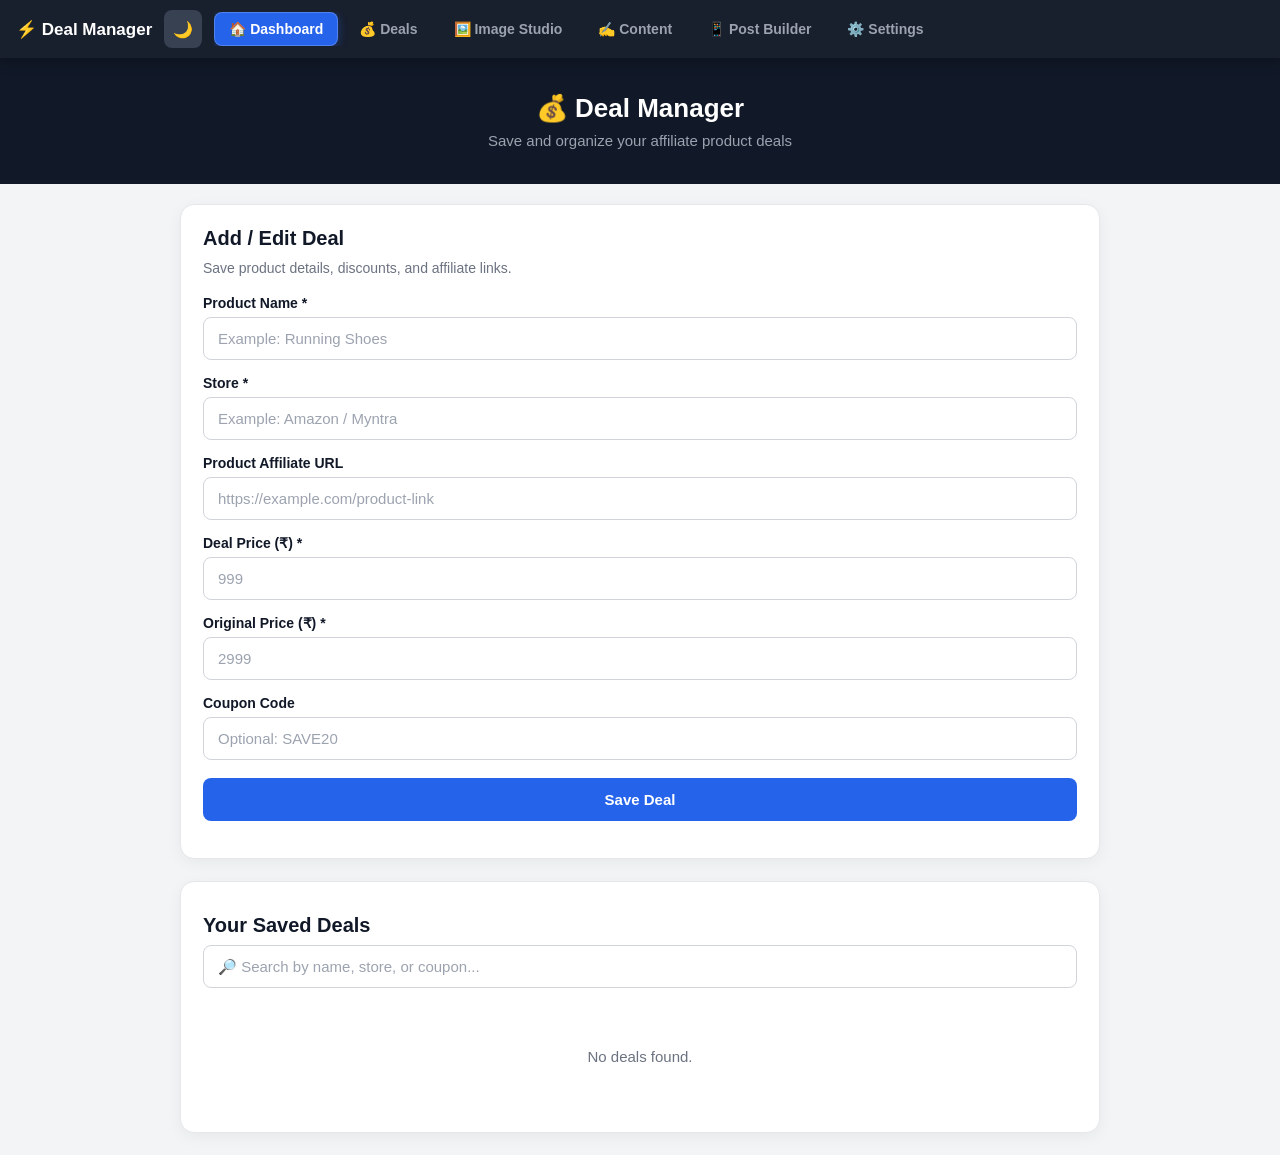
<file: html/index.html>
<!DOCTYPE html>
<html lang="en">
<head>
    <meta charset="UTF-8">
    <meta name="viewport" content="width=device-width, initial-scale=1.0">
    <title>Deal Manager - Affiliate Deal Workbench</title>
    
        <!-- PWA Manifest & Mobile App Settings -->
    <link rel="manifest" href="../manifest.json">
    <meta name="theme-color" content="#111827">
    <meta name="mobile-web-app-capable" content="yes">
    <meta name="apple-mobile-web-app-capable" content="yes">
    <meta name="apple-mobile-web-app-status-bar-style" content="black-translucent">
    
    <script>
        (function() {
            var theme = localStorage.getItem("workbench_theme") || "light";
            document.documentElement.setAttribute("data-theme", theme);
        })();
    </script>

    <link rel="stylesheet" href="../css/style.css">
    <link rel="stylesheet" href="../css/deals.css">
</head>
<body>

    <!-- TOP NAVIGATION -->
    <nav class="top-nav">
        <div class="nav-logo">⚡ Deal Manager</div>
        
        <button 
            type="button" 
            id="themeToggleBtn" 
            class="theme-toggle-btn" 
            title="Toggle Theme"
            onclick="toggleTheme()"
        >
            🌙
        </button>

        <div class="nav-links">
            <a href="index.html" class="nav-link">🏠 Dashboard</a>
            <a href="deals.html" class="nav-link active">💰 Deals</a>
            <a href="image-studio.html" class="nav-link">🖼️ Image Studio</a>
            <a href="content.html" class="nav-link">✍️ Content</a>
            <a href="post-builder.html" class="nav-link">📱 Post Builder</a>
            <a href="settings.html" class="nav-link">⚙️ Settings</a>
        </div>
    </nav>

    <!-- HEADER -->
    <header class="app-header">
        <h1>💰 Deal Manager</h1>
        <p>Save and organize your affiliate product deals</p>
    </header>

    <main>
        <!-- ADD DEAL FORM -->
        <section class="app-section">
            <div class="deal-form">
                <h2>Add / Edit Deal</h2>
                <p class="section-description">Save product details, discounts, and affiliate links.</p>

                <label for="productName">Product Name *</label>
                <input type="text" id="productName" placeholder="Example: Running Shoes" required>

                <label for="store">Store *</label>
                <input type="text" id="store" placeholder="Example: Amazon / Myntra" required>

                <label for="productUrl">Product Affiliate URL</label>
                <input type="url" id="productUrl" placeholder="https://example.com/product-link">

                <label for="price">Deal Price (₹) *</label>
                <input type="number" id="price" placeholder="999" required>

                <label for="originalPrice">Original Price (₹) *</label>
                <input type="number" id="originalPrice" placeholder="2999" required>

                <label for="coupon">Coupon Code</label>
                <input type="text" id="coupon" placeholder="Optional: SAVE20">

                <button type="button" id="saveDeal" style="width: 100%; margin-top: 18px; padding: 13px;">
                    Save Deal
                </button>
            </div>
        </section>

        <!-- DEALS LIST -->
        <section class="app-section">
            <div class="deal-list-section">
                <h2>Your Saved Deals</h2>
                <input type="search" id="searchDeals" placeholder="🔎 Search by name, store, or coupon...">
                <div id="dealList"></div>
            </div>
        </section>
    </main>

    <script src="../js/app.js"></script>
    <script src="../js/deals.js"></script>
</body>
</html>
</file>
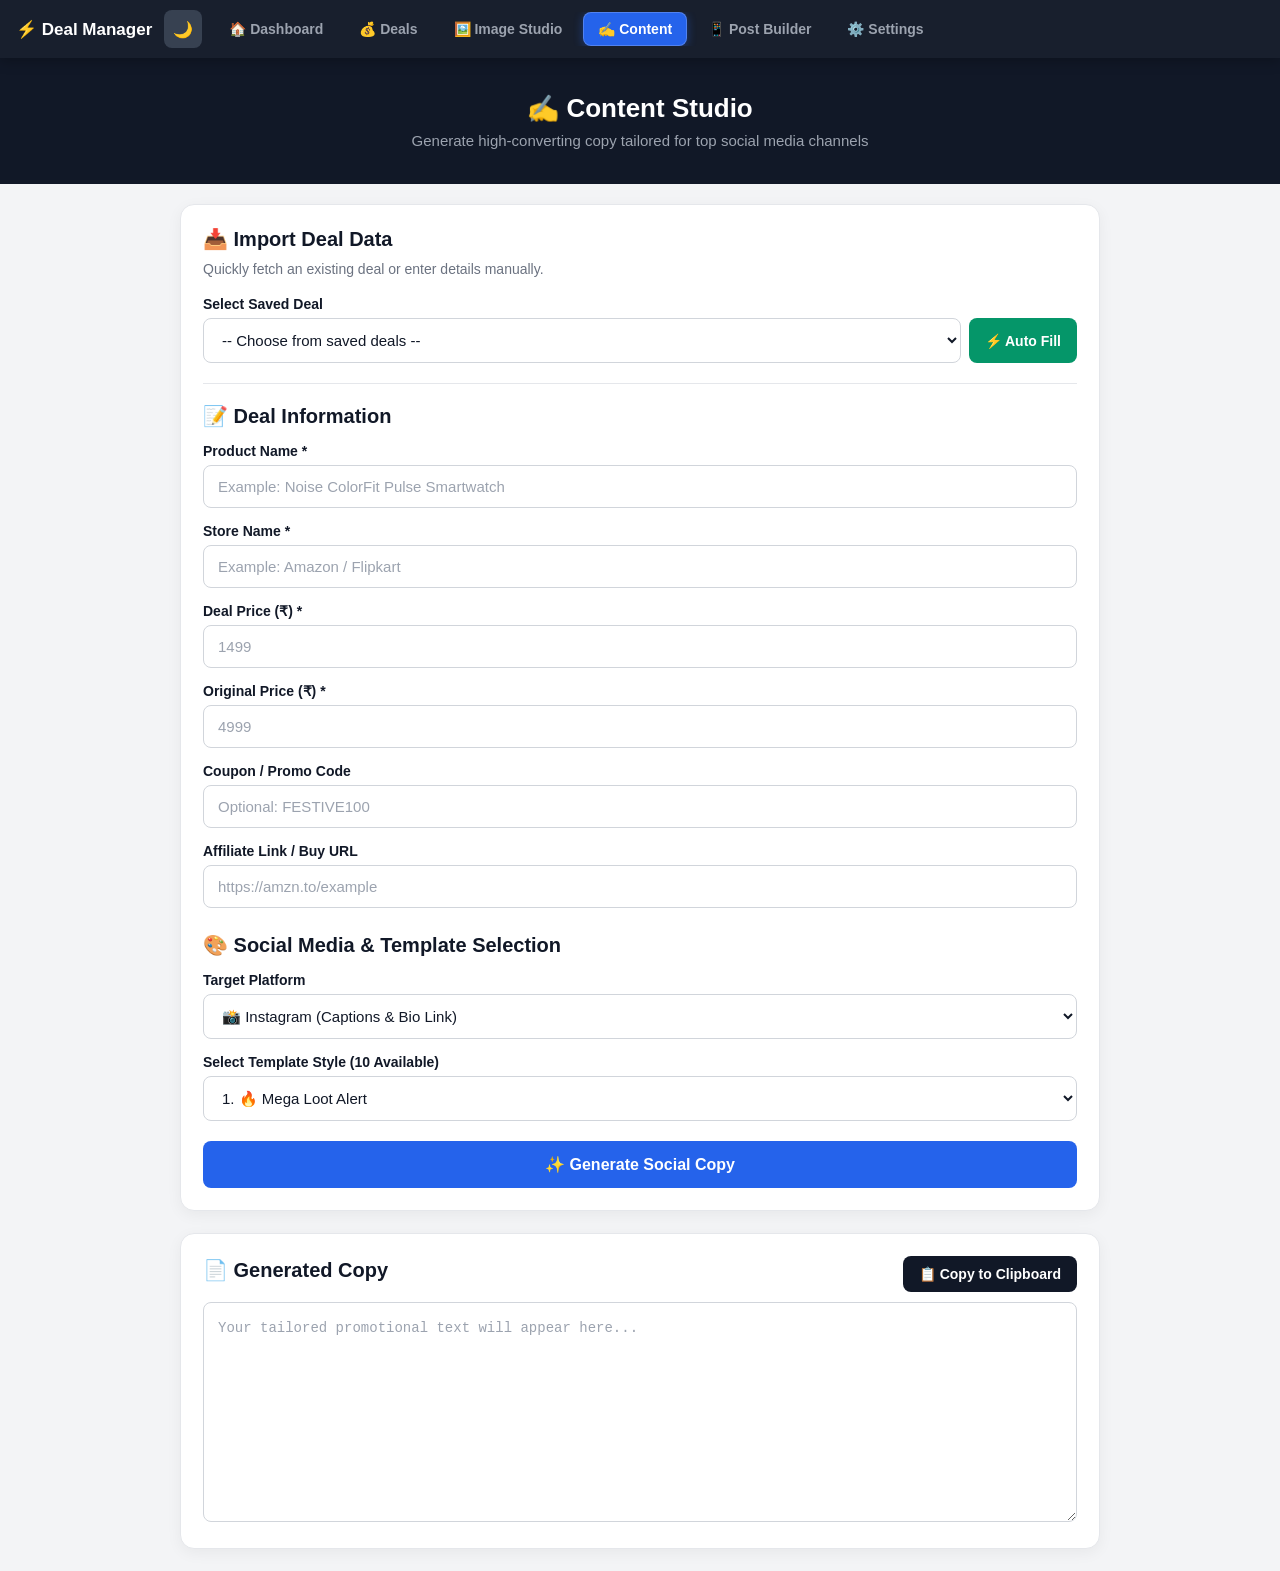
<file: html/content.html>
<!DOCTYPE html>
<html lang="en">
<head>
    <meta charset="UTF-8">
    <meta name="viewport" content="width=device-width, initial-scale=1.0">
    <title>Content Studio - Affiliate Deal Workbench</title>
    
        <!-- PWA Manifest & Mobile App Settings -->
    <link rel="manifest" href="../manifest.json">
    <meta name="theme-color" content="#111827">
    <meta name="mobile-web-app-capable" content="yes">
    <meta name="apple-mobile-web-app-capable" content="yes">
    <meta name="apple-mobile-web-app-status-bar-style" content="black-translucent">
    
       <!-- Instant Theme Loader (Prevents White Flash) -->
   <script>
       (function() {
           var theme = localStorage.getItem("workbench_theme") || "light";
           document.documentElement.setAttribute("data-theme", theme);
       })();
   </script>
   
    <link rel="stylesheet" href="../css/style.css">
    <link rel="stylesheet" href="../css/content.css">
</head>
<body>

    <!-- TOP NAVIGATION -->
  <nav class="top-nav">
    <div class="nav-logo">⚡ Deal Manager</div>
    
    <button 
        type="button" 
        id="themeToggleBtn" 
        class="theme-toggle-btn" 
        title="Toggle Theme"
        onclick="toggleTheme()"
    >
        🌙
    </button>

    <div class="nav-links">
        <a href="index.html" class="nav-link">🏠 Dashboard</a>
        <a href="deals.html" class="nav-link">💰 Deals</a>
        <a href="image-studio.html" class="nav-link">🖼️ Image Studio</a>
        <a href="content.html" class="nav-link">✍️ Content</a>
        <a href="post-builder.html" class="nav-link">📱 Post Builder</a>
        <a href="settings.html" class="nav-link">⚙️ Settings</a>
    </div>
</nav>

    <!-- HEADER -->
    <header class="app-header">
        <h1>✍️ Content Studio</h1>
        <p>Generate high-converting copy tailored for top social media channels</p>
    </header>

    <main>
        <!-- INPUT & CONFIGURATION SECTION -->
        <section class="app-section">
            <h2>📥 Import Deal Data</h2>
            <p class="section-description">Quickly fetch an existing deal or enter details manually.</p>

            <label for="dealSelectDropdown">Select Saved Deal</label>
            <div class="fetch-row" style="display: flex; gap: 8px; margin-bottom: 15px;">
                <select id="dealSelectDropdown" style="flex: 1;">
                    <option value="">-- Choose from saved deals --</option>
                </select>
                <button type="button" id="btnFetchDeal" style="white-space: nowrap;">⚡ Auto Fill</button>
            </div>

            <hr style="border: none; border-top: 1px solid #e5e7eb; margin: 20px 0;">

            <h2>📝 Deal Information</h2>

            <label for="contentProductName">Product Name *</label>
            <input type="text" id="contentProductName" placeholder="Example: Noise ColorFit Pulse Smartwatch">

            <label for="contentStore">Store Name *</label>
            <input type="text" id="contentStore" placeholder="Example: Amazon / Flipkart">

            <label for="contentPrice">Deal Price (₹) *</label>
            <input type="number" id="contentPrice" placeholder="1499">

            <label for="contentOriginalPrice">Original Price (₹) *</label>
            <input type="number" id="contentOriginalPrice" placeholder="4999">

            <label for="contentCoupon">Coupon / Promo Code</label>
            <input type="text" id="contentCoupon" placeholder="Optional: FESTIVE100">

            <label for="contentUrl">Affiliate Link / Buy URL</label>
            <input type="url" id="contentUrl" placeholder="https://amzn.to/example">

            <h2 style="margin-top: 25px;">🎨 Social Media & Template Selection</h2>

            <label for="platformSelect">Target Platform</label>
            <select id="platformSelect">
                <option value="instagram">📸 Instagram (Captions & Bio Link)</option>
                <option value="facebook">📘 Facebook (Community & Pages)</option>
                <option value="telegram">✈️ Telegram (Rich Markdown & Fast Deals)</option>
                <option value="whatsapp">💬 WhatsApp (Deal Broadcasts & Groups)</option>
                <option value="twitter">🐦 Twitter / X (Punchy & Trending)</option>
                <option value="reddit">🤖 Reddit (Markdown Tables & Subreddit Posts)</option>
            </select>

            <label for="templateSelect">Select Template Style (10 Available)</label>
            <select id="templateSelect"></select>

            <button type="button" id="generateContent" class="primary-wide-button" style="width: 100%; margin-top: 20px; padding: 14px; font-size: 16px;">
                ✨ Generate Social Copy
            </button>
        </section>

        <!-- OUTPUT SECTION -->
        <section class="app-section">
            <div class="section-heading-row" style="display: flex; justify-content: space-between; align-items: center;">
                <h2>📄 Generated Copy</h2>
                <button type="button" id="copyContent" style="background: #111827;">📋 Copy to Clipboard</button>
            </div>

            <textarea
                id="generatedContent"
                class="content-output"
                style="width: 100%; min-height: 220px; margin-top: 10px; font-family: monospace; white-space: pre-wrap;"
                placeholder="Your tailored promotional text will appear here..."
            ></textarea>
        </section>
    </main>

    <script src="../js/app.js"></script>
    <script src="../js/content.js"></script>
</body>
</html>
</file>
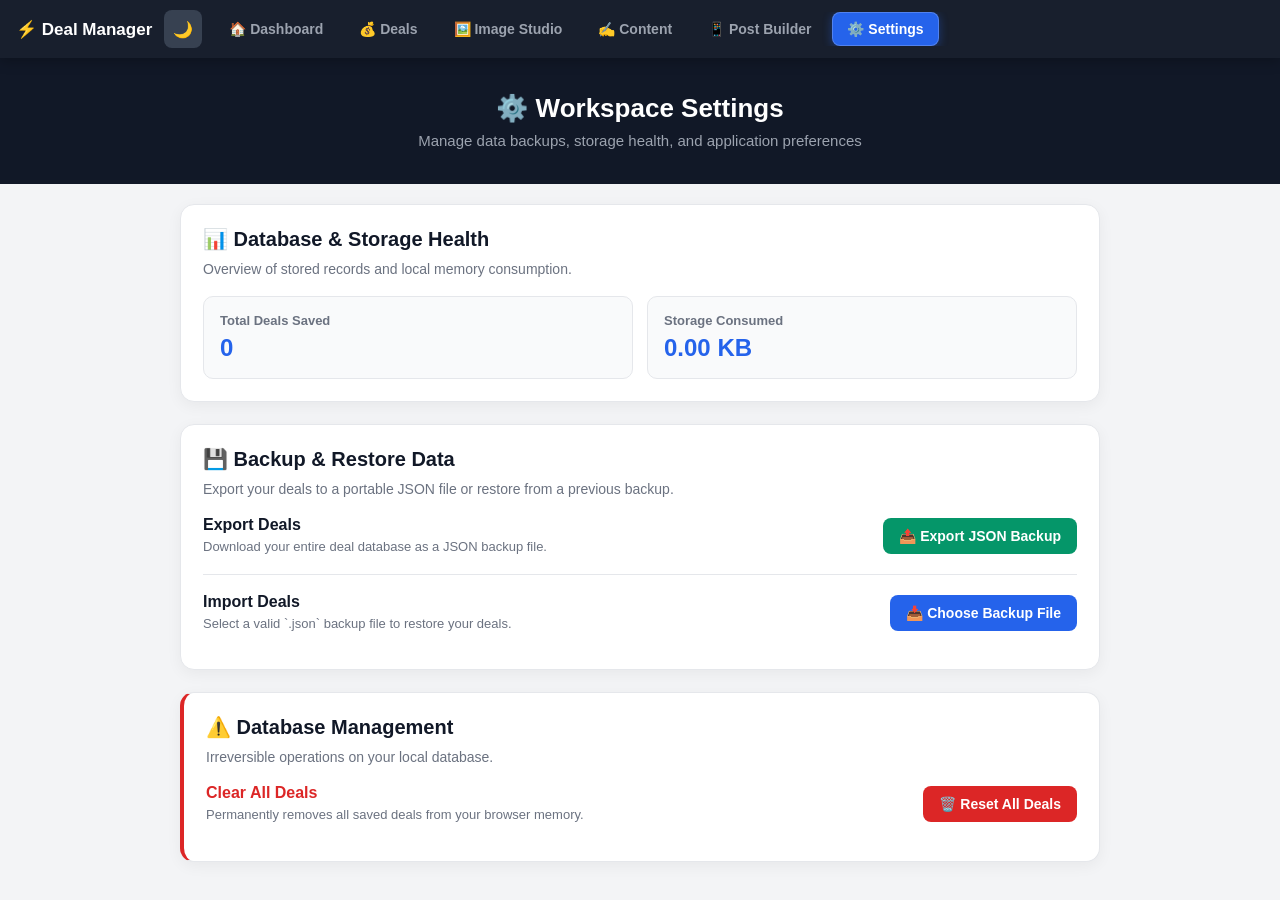
<file: html/settings.html>
<!DOCTYPE html>
<html lang="en">
<head>
    <meta charset="UTF-8">
    <meta name="viewport" content="width=device-width, initial-scale=1.0">
    <title>Settings - Affiliate Deal Workbench</title>
    
        <!-- PWA Manifest & Mobile App Settings -->
    <link rel="manifest" href="../manifest.json">
    <meta name="theme-color" content="#111827">
    <meta name="mobile-web-app-capable" content="yes">
    <meta name="apple-mobile-web-app-capable" content="yes">
    <meta name="apple-mobile-web-app-status-bar-style" content="black-translucent">
    
    <!-- Instant Theme Loader -->
    <script>
        (function() {
            var theme = localStorage.getItem("workbench_theme") || "light";
            document.documentElement.setAttribute("data-theme", theme);
        })();
    </script>

    <link rel="stylesheet" href="../css/style.css">
    <link rel="stylesheet" href="../css/settings.css">
</head>
<body>

    <!-- TOP NAVIGATION -->
   <nav class="top-nav">
    <div class="nav-logo">⚡ Deal Manager</div>
    
    <button 
        type="button" 
        id="themeToggleBtn" 
        class="theme-toggle-btn" 
        title="Toggle Theme"
        onclick="toggleTheme()"
    >
        🌙
    </button>

    <div class="nav-links">
        <a href="index.html" class="nav-link">🏠 Dashboard</a>
        <a href="deals.html" class="nav-link">💰 Deals</a>
        <a href="image-studio.html" class="nav-link">🖼️ Image Studio</a>
        <a href="content.html" class="nav-link">✍️ Content</a>
        <a href="post-builder.html" class="nav-link">📱 Post Builder</a>
        <a href="settings.html" class="nav-link">⚙️ Settings</a>
    </div>
</nav>

    <!-- HEADER -->
    <header class="app-header">
        <h1>⚙️ Workspace Settings</h1>
        <p>Manage data backups, storage health, and application preferences</p>
    </header>

    <main>
        <!-- STORAGE & METRICS -->
        <section class="app-section">
            <h2>📊 Database & Storage Health</h2>
            <p class="section-description">Overview of stored records and local memory consumption.</p>

            <div class="metrics-grid">
                <div class="metric-card">
                    <span class="metric-label">Total Deals Saved</span>
                    <strong id="metricTotalDeals" class="metric-value">0</strong>
                </div>
                <div class="metric-card">
                    <span class="metric-label">Storage Consumed</span>
                    <strong id="metricStorageUsed" class="metric-value">0.00 KB</strong>
                </div>
            </div>
        </section>

        <!-- BACKUP & RESTORE -->
        <section class="app-section">
            <h2>💾 Backup & Restore Data</h2>
            <p class="section-description">Export your deals to a portable JSON file or restore from a previous backup.</p>

            <div class="settings-action-row">
                <div>
                    <h3>Export Deals</h3>
                    <p class="setting-hint">Download your entire deal database as a JSON backup file.</p>
                </div>
                <button type="button" id="btnExportDeals" class="settings-btn btn-export">
                    📤 Export JSON Backup
                </button>
            </div>

            <hr class="setting-divider">

            <div class="settings-action-row">
                <div>
                    <h3>Import Deals</h3>
                    <p class="setting-hint">Select a valid `.json` backup file to restore your deals.</p>
                </div>
                <div class="import-controls">
                    <input type="file" id="importFileInput" accept="application/json" style="display: none;">
                    <button type="button" id="btnTriggerImport" class="settings-btn btn-import">
                        📥 Choose Backup File
                    </button>
                </div>
            </div>
            <p id="importStatus" class="status-msg"></p>
        </section>

        <!-- DANGER ZONE -->
        <section class="app-section danger-section">
            <h2>⚠️ Database Management</h2>
            <p class="section-description">Irreversible operations on your local database.</p>

            <div class="settings-action-row">
                <div>
                    <h3 style="color: #dc2626;">Clear All Deals</h3>
                    <p class="setting-hint">Permanently removes all saved deals from your browser memory.</p>
                </div>
                <button type="button" id="btnClearAllData" class="settings-btn btn-danger">
                    🗑️ Reset All Deals
                </button>
            </div>
        </section>
    </main>

    <script src="../js/app.js"></script>
    <script src="../js/settings.js"></script>
</body>
</html>
</file>
<file: css/style.css>
/* =========================================
   1. CSS VARIABLES & THEMES
========================================= */

:root {
    --bg-primary: #f3f4f6;
    --bg-card: #ffffff;
    --bg-card-alt: #f9fafb;
    --bg-nav: rgba(17, 24, 39, 0.97);
    --bg-input: #ffffff;
    
    --text-primary: #111827;
    --text-secondary: #6b7280;
    --text-muted: #9ca3af;
    
    --border-color: #e5e7eb;
    --border-input: #d1d5db;
    
    --primary-color: #2563eb;
    --primary-hover: #1d4ed8;
    
    --badge-bg: #dcfce7;
    --badge-text: #166534;
}

[data-theme="dark"] {
    --bg-primary: #0f172a;
    --bg-card: #1e293b;
    --bg-card-alt: #172033;
    --bg-nav: rgba(15, 23, 42, 0.97);
    --bg-input: #0f172a;
    
    --text-primary: #f8fafc;
    --text-secondary: #94a3b8;
    --text-muted: #64748b;
    
    --border-color: #334155;
    --border-input: #475569;
    
    --primary-color: #3b82f6;
    --primary-hover: #2563eb;
    
    --badge-bg: #064e3b;
    --badge-text: #a7f3d0;
}

/* =========================================
   2. GLOBAL RESET & BASE STYLES
========================================= */

* {
    box-sizing: border-box;
}

html {
    scroll-behavior: smooth;
    width: 100%;
    overflow-x: hidden;
}

body {
    margin: 0;
    width: 100%;
    min-width: 0;
    font-family: Arial, Helvetica, sans-serif;
    background-color: var(--bg-primary);
    color: var(--text-primary);
    overflow-x: hidden;
    transition: background-color 0.2s ease, color 0.2s ease;
}

/* =========================================
   3. TOP NAVIGATION (WITH DARK TOGGLE)
========================================= */

.top-nav {
    position: sticky;
    top: 0;
    z-index: 1000;
    width: 100%;
    display: flex;
    align-items: center;
    justify-content: space-between;
    gap: 12px;
    padding: 10px 16px;
    background: var(--bg-nav);
    color: #ffffff;
    box-shadow: 0 3px 12px rgba(0, 0, 0, 0.25);
    backdrop-filter: blur(10px);
}

.nav-logo {
    flex-shrink: 0;
    font-size: 17px;
    font-weight: 800;
    white-space: nowrap;
    color: #ffffff;
}

.nav-links {
    display: flex;
    align-items: center;
    gap: 6px;
    overflow-x: auto;
    scrollbar-width: none;
    flex-grow: 1;
}

.nav-links::-webkit-scrollbar {
    display: none;
}

/* =========================================
   NAVIGATION LINKS & ACTIVE HIGHLIGHT
========================================= */

.nav-link {
    flex-shrink: 0;
    padding: 8px 14px;
    border-radius: 8px;
    background: transparent;
    color: #9ca3af;
    font-size: 14px;
    font-weight: 600;
    text-decoration: none;
    white-space: nowrap;
    transition: all 0.2s ease;
    display: inline-flex;
    align-items: center;
    border: 1px solid transparent;
}

/* Hover State */
.nav-link:hover {
    background: rgba(255, 255, 255, 0.08);
    color: #ffffff;
}

/* Active Page Highlight (Lights up current page) */
.nav-link.active {
    background-color: var(--primary-color) !important;
    color: #ffffff !important;
    font-weight: 700;
    border-color: rgba(255, 255, 255, 0.2);
    box-shadow: 0 2px 10px rgba(37, 99, 235, 0.4);
}

/* Specific glow adjustment in dark mode */
[data-theme="dark"] .nav-link.active {
    box-shadow: 0 2px 12px rgba(59, 130, 246, 0.5);
}

/* Theme Toggle Button */
.theme-toggle-btn {
    background: #374151;
    color: #f9fafb;
    border: none;
    border-radius: 8px;
    min-width: 38px;
    height: 38px;
    padding: 0 8px;
    display: inline-flex;
    align-items: center;
    justify-content: center;
    font-size: 16px;
    cursor: pointer;
    flex-shrink: 0;
    transition: background 0.2s, transform 0.1s;
}

.theme-toggle-btn:hover {
    background: #4b5563;
}

.theme-toggle-btn:active {
    transform: scale(0.95);
}

/* =========================================
   4. APP HEADER
========================================= */

.app-header {
    width: 100%;
    background: #111827;
    color: #ffffff;
    padding: 35px 16px;
    text-align: center;
}

[data-theme="dark"] .app-header {
    background: #090d16;
}

.app-header h1 {
    margin: 0 0 8px;
    font-size: 26px;
    color: #ffffff;
}

.app-header p {
    margin: 0;
    color: #9ca3af;
    font-size: 15px;
}

.dashboard-icon {
    font-size: 34px;
    margin-bottom: 6px;
}

/* =========================================
   5. CONTAINERS & SECTIONS
========================================= */

main {
    width: 100%;
    max-width: 950px;
    margin: 20px auto;
    padding: 0 15px;
}

.app-section {
    width: 100%;
    background-color: var(--bg-card);
    padding: 22px;
    margin-bottom: 22px;
    border-radius: 14px;
    border: 1px solid var(--border-color);
    box-shadow: 0 4px 15px rgba(0, 0, 0, 0.05);
    transition: background-color 0.2s ease, border-color 0.2s ease;
}

.app-section h2 {
    margin-top: 0;
    margin-bottom: 8px;
    font-size: 20px;
    color: var(--text-primary);
}

.section-description {
    color: var(--text-secondary);
    font-size: 14px;
    line-height: 1.5;
    margin-top: 0;
    margin-bottom: 16px;
}

.dashboard-label {
    display: inline-block;
    font-size: 11px;
    font-weight: 700;
    letter-spacing: 0.05em;
    color: var(--primary-color);
    background: rgba(37, 99, 235, 0.15);
    padding: 4px 8px;
    border-radius: 4px;
    margin-bottom: 8px;
}

/* =========================================
   6. DASHBOARD GRID & CARDS
========================================= */

.dashboard-grid {
    display: grid;
    grid-template-columns: repeat(auto-fit, minmax(240px, 1fr));
    gap: 16px;
    margin-top: 15px;
}

.dashboard-card {
    display: flex;
    align-items: center;
    gap: 14px;
    background-color: var(--bg-card-alt);
    border: 1px solid var(--border-color);
    border-radius: 10px;
    padding: 16px;
    text-decoration: none;
    color: var(--text-primary);
    transition: transform 0.15s, border-color 0.15s, box-shadow 0.15s;
}

.dashboard-card:hover {
    transform: translateY(-2px);
    border-color: var(--primary-color);
    box-shadow: 0 6px 16px rgba(37, 99, 235, 0.15);
}

.dashboard-card-icon {
    font-size: 28px;
    flex-shrink: 0;
}

.dashboard-card-content {
    flex-grow: 1;
}

.dashboard-card-content h3 {
    margin: 0 0 4px;
    font-size: 16px;
    color: var(--text-primary);
}

.dashboard-card-content p {
    margin: 0;
    font-size: 13px;
    color: var(--text-secondary);
    line-height: 1.4;
}

.dashboard-card-arrow {
    font-size: 18px;
    color: var(--text-muted);
}

/* =========================================
   7. WORKFLOW STEPS
========================================= */

.workflow-grid {
    display: grid;
    grid-template-columns: repeat(auto-fit, minmax(180px, 1fr));
    gap: 14px;
    margin-top: 15px;
}

.workflow-step {
    background-color: var(--bg-card-alt);
    border: 1px solid var(--border-color);
    border-radius: 10px;
    padding: 14px;
    display: flex;
    flex-direction: column;
    gap: 8px;
}

.workflow-number {
    width: 28px;
    height: 28px;
    background: var(--primary-color);
    color: #ffffff;
    font-weight: 700;
    border-radius: 50%;
    display: flex;
    align-items: center;
    justify-content: center;
    font-size: 14px;
}

.workflow-step h3 {
    margin: 0 0 4px;
    font-size: 15px;
    color: var(--text-primary);
}

.workflow-step p {
    margin: 0;
    font-size: 12px;
    color: var(--text-secondary);
    line-height: 1.4;
}

/* =========================================
   8. FORMS & INPUTS
========================================= */

label {
    display: block;
    margin-top: 15px;
    margin-bottom: 6px;
    font-weight: 600;
    font-size: 14px;
    color: var(--text-primary);
}

input,
select,
textarea {
    width: 100%;
    padding: 12px 14px;
    border: 1px solid var(--border-input);
    border-radius: 8px;
    font-size: 15px;
    background-color: var(--bg-input);
    color: var(--text-primary);
    min-width: 0;
    font-family: inherit;
    transition: border-color 0.2s, background-color 0.2s, color 0.2s;
}

input:focus,
select:focus,
textarea:focus {
    outline: none;
    border-color: var(--primary-color);
    box-shadow: 0 0 0 3px rgba(37, 99, 235, 0.2);
}

input::placeholder,
textarea::placeholder {
    color: var(--text-muted);
}

/* =========================================
   9. BUTTONS
========================================= */

button {
    border: none;
    border-radius: 8px;
    background: var(--primary-color);
    color: #ffffff;
    font-size: 14px;
    font-weight: 600;
    padding: 10px 16px;
    cursor: pointer;
    transition: opacity 0.15s, transform 0.05s, background-color 0.2s;
    touch-action: manipulation;
}

button:hover {
    opacity: 0.92;
}

button:active {
    transform: scale(0.98);
}

button:disabled {
    opacity: 0.55;
    cursor: not-allowed;
}

/* =========================================
   10. MOBILE RESPONSIVENESS
========================================= */

@media (max-width: 700px) {
    .top-nav {
        display: grid;
        grid-template-columns: 1fr auto;
        grid-template-areas: 
            "logo toggle"
            "links links";
        gap: 8px;
        padding: 10px 12px;
    }

    .nav-logo {
        grid-area: logo;
        display: flex;
        align-items: center;
    }

    .theme-toggle-btn {
        grid-area: toggle;
        justify-self: end;
    }

    .nav-links {
        grid-area: links;
        width: 100%;
        margin-top: 4px;
    }

    .app-header {
        padding: 25px 12px;
    }

    main {
        margin: 10px auto;
        padding: 0 10px;
    }

    .app-section {
        padding: 16px;
        border-radius: 10px;
    }
}
</file>
<file: css/deals.css>
/* =========================================
   DEAL FORM & SEARCH CONTROLS
========================================= */

.deal-form {
    padding-bottom: 15px;
}

#saveDeal {
    width: 100%;
    margin-top: 18px;
    padding: 13px;
    font-size: 15px;
    background: var(--primary-color);
    color: #ffffff;
}

.deal-list-section {
    margin-top: 10px;
}

#searchDeals {
    margin-bottom: 15px;
    background-color: var(--bg-input);
    color: var(--text-primary);
    border: 1px solid var(--border-input);
}

/* =========================================
   DEAL CARDS (THEME ADAPTIVE)
========================================= */

.deal-card {
    background-color: var(--bg-card-alt) !important;
    border: 1px solid var(--border-color) !important;
    padding: 16px;
    margin-top: 14px;
    border-radius: 10px;
    color: var(--text-primary) !important;
    transition: background-color 0.2s ease, border-color 0.2s ease;
}

.deal-header {
    display: flex;
    justify-content: space-between;
    align-items: center;
    gap: 10px;
    margin-bottom: 8px;
}

.deal-id {
    font-size: 12px;
    color: var(--text-muted);
    font-weight: 600;
}

.discount-badge {
    background-color: var(--badge-bg);
    color: var(--badge-text);
    padding: 4px 8px;
    border-radius: 20px;
    font-size: 12px;
    font-weight: 700;
}

.deal-card h3 {
    margin: 0 0 8px;
    font-size: 17px;
    color: var(--text-primary) !important;
}

.deal-card p {
    margin: 4px 0;
    font-size: 14px;
    color: var(--text-secondary) !important;
}

.deal-card p strong {
    color: var(--text-primary) !important;
}

.old-price {
    text-decoration: line-through;
    color: var(--text-muted) !important;
    margin-left: 4px;
}

/* =========================================
   DEAL ACTION BUTTONS
========================================= */

.deal-actions {
    display: flex;
    flex-wrap: wrap;
    gap: 8px;
    margin-top: 14px;
    padding-top: 12px;
    border-top: 1px solid var(--border-color);
}

.deal-actions button,
.open-button {
    padding: 8px 12px;
    border-radius: 6px;
    font-size: 13px;
    font-weight: 600;
    text-decoration: none;
    display: inline-block;
    text-align: center;
}

.open-button {
    background: #111827;
    color: #ffffff;
}

.edit-button {
    background: #d97706;
    color: #ffffff;
}

.delete-button {
    background: #dc2626;
    color: #ffffff;
}

.no-deals {
    text-align: center;
    color: var(--text-secondary);
    padding: 30px;
    font-size: 15px;
}

/* =========================================
   EXPLICIT DARK MODE OVERRIDES
========================================= */

[data-theme="dark"] .deal-card {
    background-color: #172033 !important;
    border-color: #334155 !important;
    box-shadow: 0 4px 12px rgba(0, 0, 0, 0.3);
}

[data-theme="dark"] .deal-card h3 {
    color: #f8fafc !important;
}

[data-theme="dark"] .deal-card p {
    color: #94a3b8 !important;
}

[data-theme="dark"] .deal-card p strong {
    color: #e2e8f0 !important;
}

[data-theme="dark"] .open-button {
    background: #334155;
    color: #f8fafc;
}

@media (max-width: 600px) {
    .deal-actions {
        display: grid;
        grid-template-columns: 1fr 1fr;
    }
}
</file>
<file: css/content.css>
/* =========================================
   CONTENT STUDIO STYLING (THEME-AWARE)
========================================= */

.fetch-row button {
    background: #059669;
    padding: 10px 16px;
    font-size: 14px;
    color: #ffffff;
}

#generateContent {
    background: var(--primary-color);
    color: #ffffff;
    font-weight: 700;
}

/* Theme-adaptive textarea output */
.content-output {
    width: 100%;
    min-height: 220px;
    background-color: var(--bg-input);
    color: var(--text-primary);
    border: 1px solid var(--border-input);
    border-radius: 8px;
    padding: 14px;
    font-size: 14px;
    line-height: 1.6;
    font-family: monospace;
    white-space: pre-wrap;
    resize: vertical;
    transition: background-color 0.2s ease, color 0.2s ease, border-color 0.2s ease;
}

.content-output:focus {
    outline: none;
    border-color: var(--primary-color);
    box-shadow: 0 0 0 3px rgba(37, 99, 235, 0.2);
}

.content-output::placeholder {
    color: var(--text-muted);
}
</file>
<file: css/settings.css>
/* =========================================
   SETTINGS STYLES (THEME-AWARE)
========================================= */

/* Metrics Summary Cards */
.metrics-grid {
    display: grid;
    grid-template-columns: repeat(auto-fit, minmax(200px, 1fr));
    gap: 14px;
    margin-top: 15px;
}

.metric-card {
    background: var(--bg-card-alt);
    border: 1px solid var(--border-color);
    border-radius: 10px;
    padding: 16px;
    display: flex;
    flex-direction: column;
    gap: 6px;
}

.metric-label {
    font-size: 13px;
    color: var(--text-secondary);
    font-weight: 600;
}

.metric-value {
    font-size: 24px;
    color: var(--primary-color);
    font-weight: 800;
}

/* Action Rows */
.settings-action-row {
    display: flex;
    justify-content: space-between;
    align-items: center;
    gap: 16px;
    margin: 14px 0;
}

.settings-action-row h3 {
    margin: 0 0 4px;
    font-size: 16px;
    color: var(--text-primary);
}

.setting-hint {
    margin: 0;
    font-size: 13px;
    color: var(--text-secondary);
    line-height: 1.4;
}

.setting-divider {
    border: none;
    border-top: 1px solid var(--border-color);
    margin: 18px 0;
}

/* Buttons */
.settings-btn {
    white-space: nowrap;
    padding: 10px 16px;
    font-size: 14px;
    font-weight: 600;
    flex-shrink: 0;
}

.btn-export {
    background: #059669;
}

.btn-export:hover {
    background: #047857;
}

.btn-import {
    background: var(--primary-color);
}

.btn-danger {
    background: #dc2626;
}

.btn-danger:hover {
    background: #b91c1c;
}

/* Danger Zone Card */
.danger-section {
    border-left: 4px solid #dc2626;
}

/* Status Notifications */
.status-msg {
    margin-top: 10px;
    font-size: 13px;
    font-weight: 600;
    display: none;
}

.status-success {
    display: block;
    color: #059669;
}

.status-error {
    display: block;
    color: #dc2626;
}

@media (max-width: 650px) {
    .settings-action-row {
        flex-direction: column;
        align-items: flex-start;
    }

    .settings-btn {
        width: 100%;
        margin-top: 8px;
    }
}
</file>
